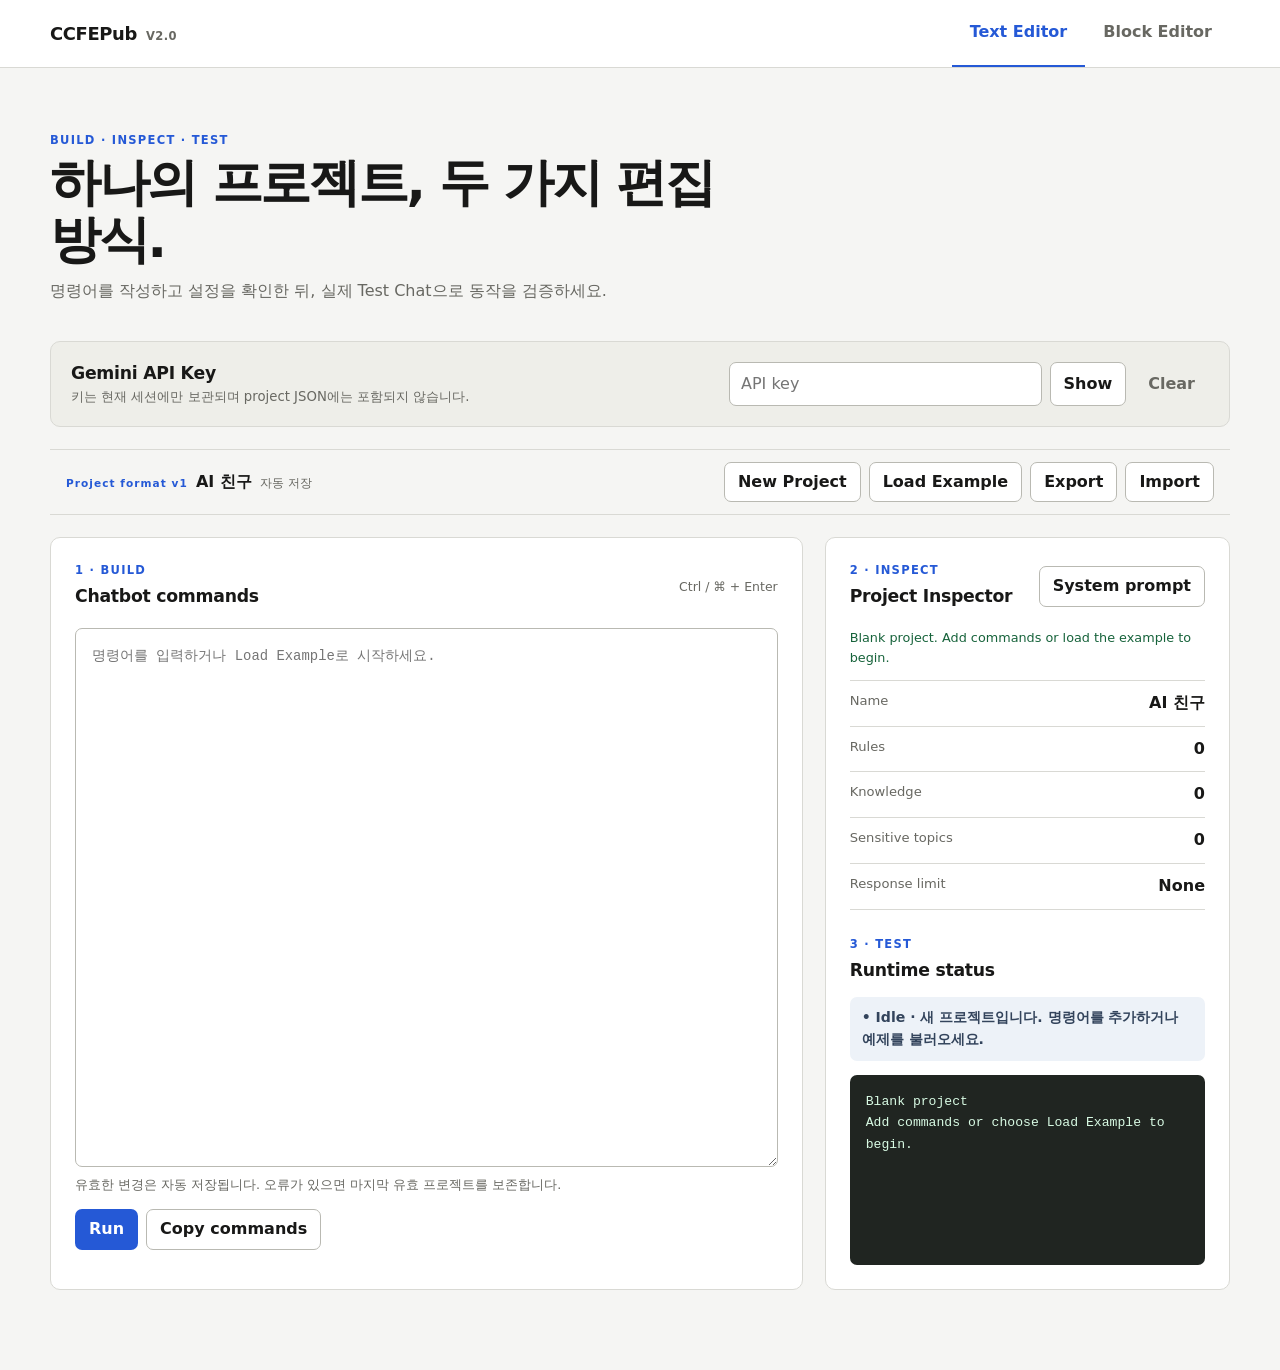
<file: index.html>
<!doctype html>
<html lang="ko">
  <head>
    <meta charset="utf-8" />
    <meta name="viewport" content="width=device-width, initial-scale=1" />
    <meta name="description" content="텍스트와 블록으로 하나의 AI 챗봇 프로젝트를 만드는 교육용 편집기" />
    <title>CCFEPub v2 · Text Editor</title>
    <link rel="stylesheet" href="./style.css" />
  </head>
  <body>
    <header class="site-header">
      <a class="brand" href="./index.html" aria-label="CCFEPub 홈">CCFEPub <span>v2.0</span></a>
      <nav class="mode-tabs" aria-label="프로젝트 편집 모드"><a class="active" href="./index.html" aria-current="page">Text Editor</a><a id="switchToBlock" href="./block.html">Block Editor</a></nav>
    </header>
    <main class="app-shell">
      <section class="intro" aria-labelledby="pageTitle"><p class="eyebrow">BUILD · INSPECT · TEST</p><h1 id="pageTitle">하나의 프로젝트, 두 가지 편집 방식.</h1><p>명령어를 작성하고 설정을 확인한 뒤, 실제 Test Chat으로 동작을 검증하세요.</p></section>
      <section class="api-bar" aria-labelledby="apiKeyTitle"><div><h2 id="apiKeyTitle">Gemini API Key</h2><p>키는 현재 세션에만 보관되며 project JSON에는 포함되지 않습니다.</p></div><div class="api-controls"><label class="sr-only" for="apiKey">Gemini API Key</label><input id="apiKey" type="password" autocomplete="off" spellcheck="false" placeholder="API key" /><button id="toggleApiKey" class="button secondary" type="button" aria-pressed="false">Show</button><button id="clearApiKey" class="button ghost" type="button">Clear</button></div></section>
      <section class="project-actions" aria-label="프로젝트 작업"><div class="project-identity"><span>Project format v1</span><strong id="projectName">AI 친구</strong><small>자동 저장</small></div><div class="toolbar"><button id="newProjectButton" class="button secondary" type="button">New Project</button><button id="loadExampleButton" class="button secondary" type="button">Load Example</button><button id="exportProjectButton" class="button secondary" type="button">Export</button><label class="button secondary file-button" for="importProjectInput">Import</label><input id="importProjectInput" class="sr-only" type="file" accept=".json,.ccfepub.json,application/json" /></div></section>
      <section class="workspace-grid">
        <div class="editor-pane" aria-labelledby="editorTitle"><div class="section-heading"><div><p class="eyebrow">1 · BUILD</p><h2 id="editorTitle">Chatbot commands</h2></div><span class="shortcut">Ctrl / ⌘ + Enter</span></div><label class="sr-only" for="commandInput">챗봇 명령어</label><textarea id="commandInput" rows="22" spellcheck="false" aria-describedby="editorHelp" placeholder="명령어를 입력하거나 Load Example로 시작하세요."></textarea><p id="editorHelp" class="helper">유효한 변경은 자동 저장됩니다. 오류가 있으면 마지막 유효 프로젝트를 보존합니다.</p><div class="toolbar" aria-label="편집기 작업"><button id="runCommandsButton" class="button primary" type="button">Run</button><button id="copyCommandsButton" class="button secondary" type="button">Copy commands</button></div></div>
        <aside class="result-pane" aria-labelledby="inspectorTitle"><div class="section-heading"><div><p class="eyebrow">2 · INSPECT</p><h2 id="inspectorTitle">Project Inspector</h2></div><button id="previewPromptButton" class="button secondary" type="button">System prompt</button></div><section id="inspector" class="inspector" aria-live="polite"><p id="inspectorState" class="inspector-state">Blank project. Add commands or load the example to begin.</p><dl class="inspector-grid"><div><dt>Name</dt><dd id="inspectorName">AI 친구</dd></div><div><dt>Rules</dt><dd id="inspectorRules">0</dd></div><div><dt>Knowledge</dt><dd id="inspectorKnowledge">0</dd></div><div><dt>Sensitive topics</dt><dd id="inspectorTopics">0</dd></div><div><dt>Response limit</dt><dd id="inspectorLimit">None</dd></div></dl></section><div class="test-heading"><p class="eyebrow">3 · TEST</p><h2>Runtime status</h2></div><div id="statusArea" class="status info" role="status" aria-live="polite">• Idle · 새 프로젝트입니다.</div><pre id="outputLog" class="output-log" aria-live="polite">Blank project
Add commands or choose Load Example to begin.</pre></aside>
      </section>
      <section class="chat-area hidden" id="chatContainer" aria-labelledby="chatTitle"><div class="section-heading"><div><p class="eyebrow">TEST CHAT</p><h2 id="chatTitle"><span id="chatbotName">AI 친구</span>와 대화</h2></div><button id="clearChatButton" class="button ghost" type="button">Clear Chat</button></div><div class="chat-log" id="chatLog" aria-live="polite"></div><div class="chat-input"><label class="sr-only" for="userInput">메시지</label><input type="text" id="userInput" placeholder="메시지를 입력하세요…" disabled /><button id="sendMessageButton" class="button primary" type="button" disabled>Send</button></div></section>
    </main>
    <dialog id="previewDialog" class="preview-dialog" aria-labelledby="previewTitle"><div class="section-heading"><div><p class="eyebrow">GENERATED CONFIGURATION</p><h2 id="previewTitle">System prompt preview</h2></div><div class="toolbar"><button id="copyPromptButton" class="button secondary" type="button">Copy prompt</button><button id="closePreview" class="button ghost" type="button">Close</button></div></div><p class="dialog-help">이 prompt는 현재 프로젝트 설정에서 생성됩니다. API 키는 포함되지 않습니다.</p><pre id="promptPreview"></pre></dialog>
    <script type="module" src="./script.js"></script>
  </body>
</html>
</file>
<file: style.css>
:root {
  color-scheme: light;
  --bg: #f5f5f3;
  --surface: #ffffff;
  --ink: #181817;
  --muted: #686862;
  --line: #d9d9d4;
  --line-strong: #b9b9b2;
  --accent: #2559d6;
  --accent-dark: #1745b5;
  --success: #17633b;
  --success-bg: #e9f6ee;
  --warning: #8a5410;
  --warning-bg: #fff5dc;
  --error: #a42c2c;
  --error-bg: #fff0f0;
  --radius: 10px;
  font-family: Inter, ui-sans-serif, system-ui, -apple-system, BlinkMacSystemFont, "Segoe UI", sans-serif;
}

* { box-sizing: border-box; }
body { margin: 0; color: var(--ink); background: var(--bg); line-height: 1.55; }
button, input, textarea { font: inherit; }
button, a { -webkit-tap-highlight-color: transparent; }
a { color: inherit; }

.site-header { min-height: 68px; padding: 0 max(24px, calc((100vw - 1180px) / 2)); display: flex; align-items: center; justify-content: space-between; gap: 24px; background: var(--surface); border-bottom: 1px solid var(--line); }
.brand { display: inline-flex; align-items: baseline; gap: 9px; color: var(--ink); font-size: 1.12rem; font-weight: 750; text-decoration: none; letter-spacing: -0.02em; }
.brand span { color: var(--muted); font-size: .72rem; font-weight: 600; letter-spacing: .04em; text-transform: uppercase; }
.mode-tabs { align-self: stretch; display: flex; align-items: stretch; }
.mode-tabs a { display: flex; align-items: center; padding: 0 18px; color: var(--muted); border-bottom: 2px solid transparent; text-decoration: none; font-weight: 650; }
.mode-tabs a:hover { color: var(--ink); }
.mode-tabs a.active { color: var(--accent); border-color: var(--accent); }

.app-shell { width: min(1180px, calc(100% - 48px)); margin: 0 auto; padding: 64px 0 80px; }
.app-shell.wide { width: min(1320px, calc(100% - 48px)); }
.intro { max-width: 720px; margin-bottom: 38px; }
.intro h1 { margin: 4px 0 10px; font-size: clamp(2rem, 4vw, 3.35rem); line-height: 1.12; letter-spacing: -.045em; }
.intro > p:last-child, .api-bar p { color: var(--muted); margin: 0; }
.eyebrow { margin: 0 0 3px; color: var(--accent); font-size: .72rem; font-weight: 800; letter-spacing: .11em; }
h2 { margin: 0; font-size: 1.08rem; letter-spacing: -.015em; }

.api-bar { margin-bottom: 22px; padding: 18px 20px; display: flex; align-items: center; justify-content: space-between; gap: 28px; background: #eeeEe9; border: 1px solid var(--line); border-radius: var(--radius); }
.api-bar p { font-size: .83rem; }
.api-controls { min-width: min(480px, 100%); display: grid; grid-template-columns: 1fr auto auto; gap: 8px; }
input, textarea { color: var(--ink); background: var(--surface); border: 1px solid var(--line-strong); border-radius: 7px; outline: none; }
input:focus, textarea:focus, button:focus-visible, a:focus-visible { outline: 3px solid color-mix(in srgb, var(--accent) 28%, transparent); outline-offset: 2px; border-color: var(--accent); }
.api-controls input { min-width: 0; padding: 9px 11px; }

.workspace-grid { display: grid; grid-template-columns: minmax(0, 1.3fr) minmax(320px, .7fr); gap: 22px; align-items: stretch; }
.editor-pane, .result-pane, .block-workspace, .chat-area { min-width: 0; padding: 24px; background: var(--surface); border: 1px solid var(--line); border-radius: var(--radius); }
.section-heading { min-height: 42px; margin-bottom: 18px; display: flex; align-items: center; justify-content: space-between; gap: 16px; }
.shortcut { color: var(--muted); font-size: .78rem; white-space: nowrap; }
#commandInput { display: block; width: 100%; min-height: 462px; padding: 16px; resize: vertical; font-family: "SFMono-Regular", Consolas, "Liberation Mono", monospace; font-size: .87rem; line-height: 1.65; tab-size: 2; }
.helper { margin: 8px 0 15px; color: var(--muted); font-size: .79rem; }
.toolbar { display: flex; align-items: center; flex-wrap: wrap; gap: 8px; }
.button { min-height: 38px; padding: 7px 13px; border: 1px solid transparent; border-radius: 7px; cursor: pointer; font-weight: 680; transition: background-color .15s, border-color .15s; }
.button.primary { color: white; background: var(--accent); }
.button.primary:hover { background: var(--accent-dark); }
.button.secondary { color: var(--ink); background: var(--surface); border-color: var(--line-strong); }
.button.secondary:hover, .button.ghost:hover { background: #eeeeea; }
.button.ghost { color: var(--muted); background: transparent; border-color: transparent; }
.button:disabled { cursor: not-allowed; opacity: .5; }
.example-row { margin-top: 16px; display: flex; flex-wrap: wrap; align-items: center; gap: 12px; color: var(--muted); font-size: .82rem; }
.text-link { padding: 0; color: var(--accent); background: none; border: 0; cursor: pointer; text-decoration: underline; text-underline-offset: 3px; }

.status { margin-bottom: 14px; padding: 10px 12px; border-radius: 7px; font-size: .88rem; font-weight: 650; white-space: pre-line; }
.status.success { color: var(--success); background: var(--success-bg); }
.status.warning { color: var(--warning); background: var(--warning-bg); }
.status.error { color: var(--error); background: var(--error-bg); }
.status.info { color: #33445c; background: #edf2f8; }
.output-log { min-height: 462px; max-height: 610px; margin: 0; padding: 16px; overflow: auto; color: #d8fbe4; background: #202521; border-radius: 7px; white-space: pre-wrap; overflow-wrap: anywhere; font: .82rem/1.62 "SFMono-Regular", Consolas, monospace; }

.block-workspace { margin-bottom: 22px; }
#blocklyDiv { width: 100%; height: 590px; overflow: hidden; border: 1px solid var(--line-strong); border-radius: 7px; }
.block-results .output-log { min-height: 180px; max-height: 340px; }

.chat-area { margin-top: 22px; }
.chat-log { min-height: 250px; max-height: 420px; padding: 16px; overflow-y: auto; background: #fafaf8; border: 1px solid var(--line); border-radius: 7px; }
.message { width: fit-content; max-width: min(78%, 680px); margin-bottom: 10px; padding: 9px 12px; border-radius: 14px; overflow-wrap: anywhere; }
.message.user { margin-left: auto; color: white; background: var(--accent); border-bottom-right-radius: 4px; }
.message.assistant { color: var(--ink); background: #e9e9e4; border-bottom-left-radius: 4px; }
.chat-input { margin-top: 10px; display: grid; grid-template-columns: 1fr auto; gap: 8px; }
.chat-input input { min-width: 0; padding: 10px 12px; }
.hidden { display: none !important; }
.sr-only { position: absolute; width: 1px; height: 1px; padding: 0; margin: -1px; overflow: hidden; clip: rect(0, 0, 0, 0); white-space: nowrap; border: 0; }

.preview-dialog { width: min(820px, calc(100% - 32px)); max-height: 82vh; padding: 24px; color: var(--ink); background: var(--surface); border: 1px solid var(--line); border-radius: 12px; box-shadow: 0 24px 80px rgb(0 0 0 / .22); }
.preview-dialog::backdrop { background: rgb(18 18 17 / .52); }
.preview-dialog pre { max-height: 62vh; margin: 0; padding: 16px; overflow: auto; background: #f2f2ee; border-radius: 7px; white-space: pre-wrap; font: .84rem/1.58 "SFMono-Regular", Consolas, monospace; }

@media (max-width: 860px) {
  .app-shell, .app-shell.wide { width: min(100% - 28px, 700px); padding-top: 42px; }
  .workspace-grid { grid-template-columns: 1fr; }
  .api-bar { align-items: stretch; flex-direction: column; gap: 14px; }
  .api-controls { min-width: 0; }
  .output-log { min-height: 260px; }
  #blocklyDiv { height: 520px; }
}

@media (max-width: 520px) {
  .site-header { min-height: 60px; padding: 0 14px; gap: 8px; }
  .brand span { display: none; }
  .mode-tabs a { padding: 0 9px; font-size: .85rem; }
  .app-shell, .app-shell.wide { width: calc(100% - 20px); padding: 34px 0 54px; }
  .intro { margin-bottom: 26px; }
  .intro h1 { font-size: 2rem; }
  .api-bar, .editor-pane, .result-pane, .block-workspace, .chat-area { padding: 17px; }
  .api-controls { grid-template-columns: 1fr auto; }
  .api-controls input { grid-column: 1 / -1; }
  .section-heading { align-items: flex-start; flex-direction: column; }
  #commandInput { min-height: 400px; }
  #blocklyDiv { height: 500px; }
  .message { max-width: 90%; }
}

.project-actions { margin-bottom: 22px; padding: 12px 16px; display: flex; align-items: center; justify-content: space-between; gap: 16px; border-block: 1px solid var(--line); }
.project-actions > div:first-child { display: flex; align-items: baseline; gap: 10px; }
.project-actions span { color: var(--muted); font-size: .78rem; }
.file-button { display: inline-flex; align-items: center; justify-content: center; }
.inspector { margin-bottom: 24px; }
.inspector-state { margin: 0 0 12px; color: var(--success); font-size: .8rem; }
.inspector.has-errors .inspector-state { color: var(--error); }
.inspector-grid { margin: 0; border-top: 1px solid var(--line); }
.inspector-grid > div { padding: 10px 0; display: grid; grid-template-columns: minmax(0, 1fr) auto; gap: 14px; border-bottom: 1px solid var(--line); }
.inspector-grid dt { color: var(--muted); font-size: .82rem; }
.inspector-grid dd { margin: 0; max-width: 220px; overflow-wrap: anywhere; text-align: right; font-weight: 720; }
.test-heading { margin: 26px 0 14px; }
.workspace-grid .output-log { min-height: 190px; max-height: 330px; }
.block-results { margin-top: 0; }

@media (max-width: 520px) {
  .project-actions { align-items: stretch; flex-direction: column; }
  .project-actions .toolbar { display: grid; grid-template-columns: 1fr 1fr; }
  .project-actions .button { width: 100%; }
  .inspector-grid dd { max-width: 150px; }
}


/* v2 product states */
.project-identity { min-width: 0; display: grid !important; grid-template-columns: auto minmax(0, auto) auto; align-items: baseline; gap: 8px !important; }
.project-identity > span { color: var(--accent); font-size: .66rem; font-weight: 800; letter-spacing: .1em; }
.project-identity > strong { max-width: 280px; overflow: hidden; text-overflow: ellipsis; white-space: nowrap; }
.project-identity > small { color: var(--muted); font-size: .74rem; white-space: nowrap; }
.message { white-space: pre-wrap; }
.dialog-help { margin: -8px 0 14px; color: var(--muted); font-size: .8rem; }
.preview-dialog .section-heading { position: sticky; top: -24px; z-index: 1; padding: 18px 0 10px; background: var(--surface); }
.chat-area[data-runtime-state="Configuration changed. Run again"] { border-color: #d49b44; }

@media (max-width: 760px) {
  .project-actions { align-items: stretch; flex-direction: column; }
  .project-actions > .toolbar { display: grid; grid-template-columns: repeat(4, minmax(0, 1fr)); }
  .project-actions > .toolbar .button { width: 100%; padding-inline: 8px; }
}

@media (max-width: 520px) {
  .project-identity { grid-template-columns: auto minmax(0, 1fr); }
  .project-identity > small { grid-column: 1 / -1; }
  .project-actions > .toolbar { grid-template-columns: 1fr 1fr; }
  .preview-dialog { padding: 18px; }
  .preview-dialog .section-heading { top: -18px; }
  .preview-dialog .section-heading .toolbar { width: 100%; }
}
</file>
